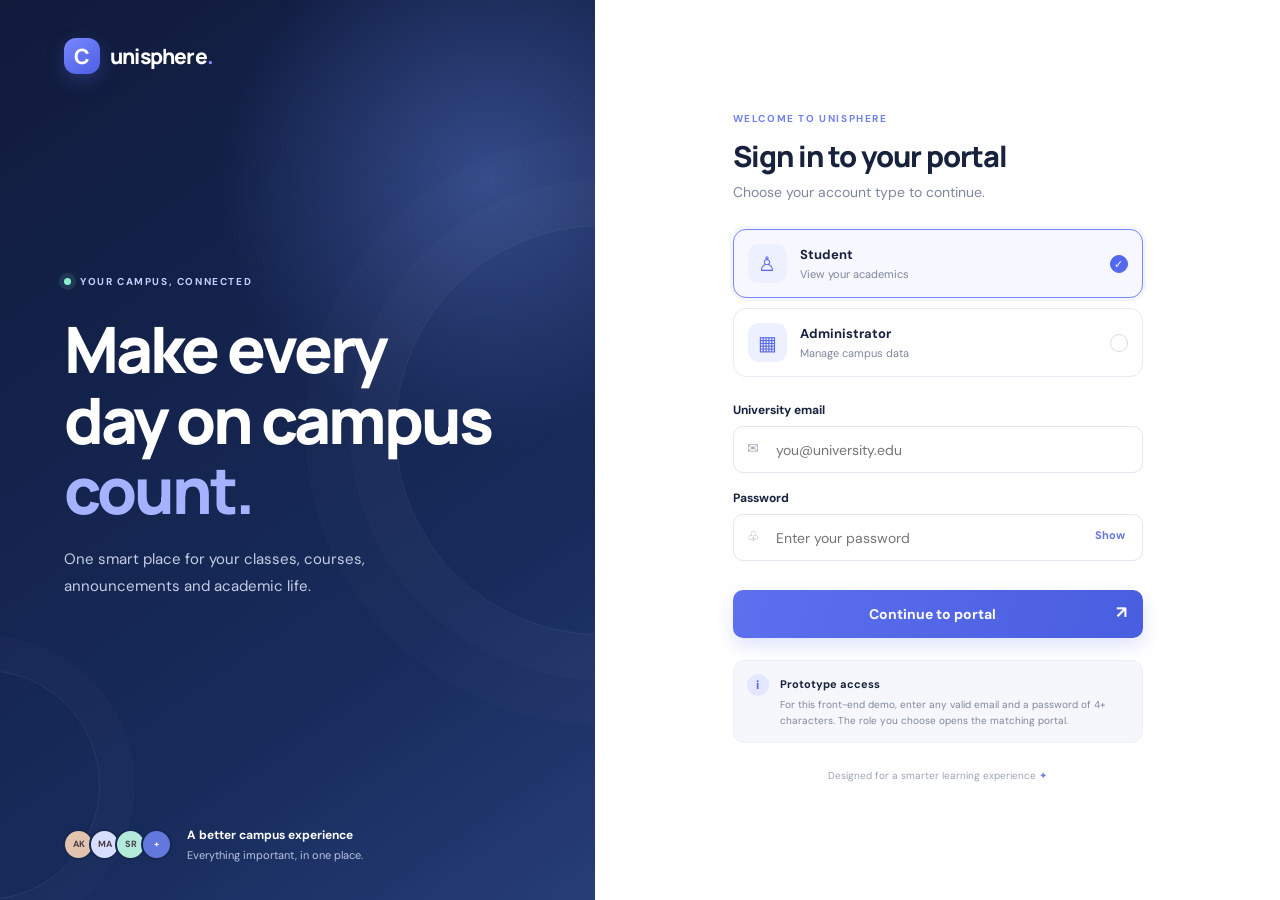
<file: index.html>
<!DOCTYPE html>
<html lang="en">
<head>
  <meta charset="UTF-8"><meta name="viewport" content="width=device-width, initial-scale=1.0">
  <meta name="theme-color" content="#101b3d"><title>UniSphere | Smart Campus Portal</title>
  <link rel="preconnect" href="https://fonts.googleapis.com"><link rel="preconnect" href="https://fonts.gstatic.com" crossorigin>
  <link href="https://fonts.googleapis.com/css2?family=DM+Sans:wght@400;500;600;700&family=Manrope:wght@400;500;600;700;800&display=swap" rel="stylesheet">
  <link rel="stylesheet" href="css/style.css">
</head>
<body class="login-page">
  <main class="login-shell">
    <section class="login-showcase">
      <div class="brand brand-light"><span class="brand-mark">C</span><span>unisphere<span class="brand-dot">.</span></span></div>
      <div class="showcase-copy"><span class="eyebrow"><span class="eyebrow-dot"></span> YOUR CAMPUS, CONNECTED</span><h1>Make every<br>day on campus<br><span>count.</span></h1><p>One smart place for your classes, courses, announcements and academic life.</p></div>
      <div class="showcase-bottom"><div class="avatar-stack"><span>AK</span><span>MA</span><span>SR</span><span>+</span></div><div><strong>A better campus experience</strong><small>Everything important, in one place.</small></div></div>
      <div class="decor decor-one"></div><div class="decor decor-two"></div>
    </section>
    <section class="login-panel">
      <div class="mobile-brand brand"><span class="brand-mark">C</span><span>unisphere<span class="brand-dot">.</span></span></div>
      <div class="login-card">
        <div class="login-heading"><span class="small-label">WELCOME TO UNISPHERE</span><h2>Sign in to your portal</h2><p>Choose your account type to continue.</p></div>
        <div class="role-switch" role="group" aria-label="Choose portal role"><button type="button" class="role-option active" data-role="student"><span class="role-icon">♙</span><span><strong>Student</strong><small>View your academics</small></span><span class="role-check">✓</span></button><button type="button" class="role-option" data-role="admin"><span class="role-icon">▦</span><span><strong>Administrator</strong><small>Manage campus data</small></span><span class="role-check">✓</span></button></div>
        <form id="loginForm" class="login-form" novalidate><label for="email">University email</label><div class="field-wrap"><span class="field-icon">✉</span><input id="email" name="email" type="email" placeholder="you@university.edu" autocomplete="email" required></div><label for="password">Password</label><div class="field-wrap"><span class="field-icon">♧</span><input id="password" name="password" type="password" placeholder="Enter your password" autocomplete="current-password" required><button class="password-toggle" type="button" id="togglePassword" aria-label="Show password">Show</button></div><p class="field-error" id="loginError" role="alert"></p><button class="btn btn-primary btn-full" type="submit">Continue to portal <span>↗</span></button></form>
        <div class="demo-note"><span class="demo-lock">i</span><div><strong>Prototype access</strong><p>For this front-end demo, enter any valid email and a password of 4+ characters. The role you choose opens the matching portal.</p></div></div>
        <p class="login-footer">Designed for a smarter learning experience <span>✦</span></p>
      </div>
    </section>
  </main><script src="js/login.js"></script>
</body></html>
</file>
<file: css/style.css>
:root{--navy:#111d42;--navy2:#1b2b59;--blue:#5269ed;--blue2:#6f82ff;--ink:#18223c;--muted:#7d879e;--line:#e8ebf3;--bg:#f5f7fc;--white:#fff;--mint:#dff7ed;--green:#14835e;--amber:#fff1d7;--red:#d95757;--shadow:0 14px 40px rgba(24,37,78,.07);--radius:18px}*{box-sizing:border-box}html{scroll-behavior:smooth}body{margin:0;background:var(--bg);color:var(--ink);font-family:'DM Sans',sans-serif;font-size:14px}button,input,select,textarea{font:inherit}button{cursor:pointer}a{color:inherit;text-decoration:none}.brand{display:flex;align-items:center;gap:10px;font:800 21px Manrope,sans-serif;letter-spacing:-.8px}.brand-mark{display:grid;place-items:center;width:36px;height:36px;border-radius:12px;background:linear-gradient(145deg,#7888ff,#4c5fe3);color:#fff;font-size:21px;box-shadow:0 6px 18px #6676ee44}.brand-dot{color:#7c8aff}.login-page{background:#fff;min-height:100vh}.login-shell{min-height:100vh;display:grid;grid-template-columns:minmax(350px, .93fr) 1.07fr}.login-showcase{position:relative;overflow:hidden;background:radial-gradient(circle at 82% 20%,#344b89 0,transparent 31%),linear-gradient(145deg,#101a3b,#172b5b 70%,#263d76);padding:38px clamp(30px,5vw,76px);color:white;display:flex;flex-direction:column;justify-content:space-between;min-height:700px}.brand-light{position:relative;z-index:2}.showcase-copy{position:relative;z-index:2;margin:55px 0 70px}.eyebrow,.small-label{font-size:10px;font-weight:700;letter-spacing:1.6px}.eyebrow{display:inline-flex;align-items:center;gap:9px;color:#c3d0ff}.eyebrow-dot{width:7px;height:7px;background:#8cf0d0;border-radius:50%;box-shadow:0 0 0 5px #8cf0d01c}.showcase-copy h1{font:800 clamp(43px,5vw,68px)/1.1 Manrope,sans-serif;letter-spacing:-3px;margin:25px 0 20px}.showcase-copy h1 span{color:#a4b2ff}.showcase-copy p{color:#c4cde4;max-width:340px;line-height:1.8;font-size:15px}.showcase-bottom{position:relative;z-index:2;display:flex;align-items:center;gap:15px;color:#fff}.showcase-bottom strong,.showcase-bottom small{display:block}.showcase-bottom strong{font-size:12px}.showcase-bottom small{color:#b8c4e2;margin-top:5px;font-size:11px}.avatar-stack{display:flex;padding-left:4px}.avatar-stack span{display:grid;place-items:center;width:31px;height:31px;border-radius:50%;border:2px solid #172752;background:#e2c4ae;color:#493b48;font-size:9px;font-weight:700;margin-left:-5px}.avatar-stack span:nth-child(2){background:#d7dffc}.avatar-stack span:nth-child(3){background:#b4eadb}.avatar-stack span:nth-child(4){background:#6378dd;color:#fff}.decor{position:absolute;border:1px solid #ffffff12;border-radius:50%;pointer-events:none}.decor-one{width:410px;height:410px;right:-210px;top:25%;box-shadow:0 0 0 45px #ffffff04,0 0 0 90px #ffffff03}.decor-two{width:230px;height:230px;left:-130px;bottom:0;box-shadow:0 0 0 35px #ffffff04}.login-panel{display:flex;align-items:center;justify-content:center;padding:45px 30px}.login-card{width:100%;max-width:410px}.mobile-brand{display:none}.login-heading{margin-bottom:28px}.small-label{color:#7181eb}.login-heading h2{font:800 29px/1.25 Manrope,sans-serif;letter-spacing:-1px;margin:12px 0 9px}.login-heading p{color:var(--muted);margin:0}.role-switch{display:grid;gap:10px;margin-bottom:25px}.role-option{border:1px solid var(--line);border-radius:13px;background:#fff;padding:14px;display:flex;align-items:center;gap:13px;text-align:left;color:var(--ink);transition:.2s}.role-option.active{border-color:#7887ff;background:#f6f7ff;box-shadow:0 0 0 3px #7787ff14}.role-icon{width:39px;height:39px;display:grid;place-items:center;background:#edf0ff;color:#5869e7;border-radius:11px;font-size:20px}.role-option strong,.role-option small{display:block}.role-option strong{font-size:13px}.role-option small{font-size:11px;color:var(--muted);margin-top:4px}.role-check{margin-left:auto;width:18px;height:18px;border:1px solid #d7dceb;border-radius:50%;display:grid;place-items:center;color:transparent;font-size:11px}.role-option.active .role-check{background:var(--blue);border-color:var(--blue);color:#fff}.login-form label{display:block;font-weight:700;font-size:12px;margin:17px 0 8px}.field-wrap{position:relative}.field-wrap input{width:100%;height:47px;border:1px solid #e2e6ef;border-radius:10px;background:#fff;padding:0 65px 0 42px;outline:none;color:var(--ink);transition:.2s}.field-wrap input:focus{border-color:#8490ff;box-shadow:0 0 0 3px #6478f219}.field-icon{position:absolute;left:14px;top:13px;color:#9aa4b9}.password-toggle{position:absolute;right:12px;top:13px;border:0;background:none;color:#6875db;font-size:11px;font-weight:700}.btn{border:0;border-radius:10px;padding:12px 16px;font-weight:700;transition:transform .18s,box-shadow .18s}.btn:hover{transform:translateY(-1px)}.btn-primary{color:white;background:linear-gradient(110deg,#5d70ee,#495de0);box-shadow:0 8px 18px #5267e52e}.btn-primary span{float:right;font-size:17px;line-height:14px}.btn-full{width:100%;margin-top:22px;height:48px}.field-error{color:#c54848;font-size:11px;min-height:0;margin:7px 0 0}.demo-note{display:flex;gap:11px;background:#f5f7fc;border:1px solid #edf0f7;border-radius:11px;padding:13px;margin-top:22px}.demo-lock{flex:none;display:grid;place-items:center;border-radius:50%;width:22px;height:22px;background:#e3e8ff;color:#5365e5;font-weight:700;font-size:12px}.demo-note strong{font-size:11px}.demo-note p{font-size:10px;line-height:1.6;color:var(--muted);margin:5px 0 0}.login-footer{text-align:center;color:#9ba3b5;font-size:10px;margin-top:26px}.login-footer span{color:#7181eb}
/* Dashboard shell */
.app-shell{min-height:100vh;display:grid;grid-template-columns:248px minmax(0,1fr)}.sidebar{background:var(--navy);color:#fff;min-height:100vh;position:sticky;top:0;height:100vh;padding:25px 16px;display:flex;flex-direction:column;z-index:5}.sidebar .brand{padding:0 12px 32px}.sidebar .brand-mark{background:linear-gradient(145deg,#8492ff,#596ce8)}.side-label{font-size:9px;letter-spacing:1.5px;font-weight:700;color:#7785ae;padding:0 14px;margin:7px 0 12px}.side-nav{display:grid;gap:5px}.nav-link{display:flex;align-items:center;gap:13px;color:#aeb9d6;border:0;background:transparent;text-align:left;border-radius:10px;padding:12px 14px;font-size:12px;font-weight:600;width:100%;transition:.2s}.nav-link:hover{color:white;background:#ffffff0b}.nav-link.active{background:linear-gradient(100deg,#596ce9,#495bd0);color:white;box-shadow:0 8px 20px #07102b33}.nav-icon{width:19px;text-align:center;font-size:16px}.nav-count{margin-left:auto;background:#efb55d;color:#352b18;border-radius:6px;padding:3px 6px;font-size:9px}.sidebar-spacer{flex:1}.help-card{margin:15px 4px 18px;padding:15px;border:1px solid #ffffff15;background:#ffffff08;border-radius:13px}.help-symbol{width:28px;height:28px;border-radius:9px;background:#334579;display:grid;place-items:center;color:#c6d0ff;margin-bottom:10px}.help-card strong{font-size:11px}.help-card p{font-size:10px;color:#9fadd0;line-height:1.6;margin:6px 0 11px}.help-card button{border:0;background:none;padding:0;color:#c1caff;font-size:10px;font-weight:700}.sidebar-profile{border-top:1px solid #ffffff15;padding:17px 8px 0;display:flex;align-items:center;gap:10px}.user-avatar{width:36px;height:36px;border-radius:12px;background:#dce5ff;color:#4e5fc3;display:grid;place-items:center;font-weight:800;font-size:11px;flex:none}.sidebar-profile strong,.sidebar-profile small{display:block}.sidebar-profile strong{font-size:11px}.sidebar-profile small{font-size:10px;color:#9ba9ca;margin-top:4px}.profile-more{margin-left:auto;color:#8f9ec1}.main-area{min-width:0}.topbar{height:78px;background:#fff;border-bottom:1px solid var(--line);display:flex;align-items:center;justify-content:space-between;padding:0 clamp(20px,3vw,42px);gap:20px}.crumbs{font-size:11px;color:#9aa3b7}.crumbs strong{color:#293654}.topbar-actions{display:flex;align-items:center;gap:12px}.top-icon{width:37px;height:37px;border:1px solid var(--line);border-radius:11px;background:#fff;color:#6d7894;display:grid;place-items:center;font-size:16px;position:relative}.notify-dot{position:absolute;width:6px;height:6px;background:#ed7777;border:1px solid white;border-radius:50%;right:8px;top:7px}.top-user{display:flex;align-items:center;gap:9px;margin-left:5px}.top-user .user-avatar{width:34px;height:34px;border-radius:50%}.top-user strong,.top-user small{display:block}.top-user strong{font-size:11px}.top-user small{font-size:10px;color:var(--muted);margin-top:3px}.mobile-menu{display:none}.content{max-width:1600px;margin:auto;padding:30px clamp(20px,3vw,42px) 45px}.welcome-row{display:flex;align-items:flex-start;justify-content:space-between;gap:20px;margin-bottom:26px}.welcome-row h1{font:800 26px/1.3 Manrope,sans-serif;letter-spacing:-.9px;margin:0 0 7px}.welcome-row p{margin:0;color:var(--muted);font-size:12px}.welcome-row .btn{font-size:11px;white-space:nowrap}.hero-banner{position:relative;overflow:hidden;background:linear-gradient(105deg,#253b80,#5269de 65%,#7381f3);color:white;border-radius:18px;padding:25px 29px;display:flex;justify-content:space-between;align-items:center;min-height:165px;margin-bottom:24px;box-shadow:0 12px 28px #354bb51c}.hero-copy{position:relative;z-index:2;max-width:550px}.hero-kicker{font-size:9px;font-weight:700;letter-spacing:1.5px;color:#cbd5ff}.hero-banner h2{font:800 23px/1.3 Manrope,sans-serif;margin:11px 0 7px;letter-spacing:-.6px}.hero-banner p{color:#e0e5ff;font-size:11px;line-height:1.7;margin:0;max-width:460px}.hero-banner .btn{margin-top:17px;background:#fff;color:#4357cf;font-size:10px;padding:10px 14px}.hero-art{position:relative;width:200px;height:130px;flex:none;margin-right:22px}.art-circle{position:absolute;border:1px solid #ffffff35;border-radius:50%;width:130px;height:130px;right:22px;top:0;box-shadow:0 0 0 17px #ffffff08,0 0 0 34px #ffffff06}.art-card{position:absolute;width:120px;height:77px;border-radius:10px;background:#ffffffed;box-shadow:0 10px 20px #15245a33;right:22px;top:27px;transform:rotate(-7deg);padding:12px;color:#293a79}.art-card .art-lines{height:5px;width:55px;border-radius:5px;background:#dbe2ff;margin:7px 0}.art-card .art-lines.short{width:35px}.art-check{position:absolute;right:0;bottom:8px;background:#d9f8e9;color:#16815c;border-radius:10px;padding:11px 13px;font-size:19px;box-shadow:0 8px 18px #16265a22}.stats-grid{display:grid;grid-template-columns:repeat(4,minmax(0,1fr));gap:15px;margin-bottom:24px}.stat-card{background:#fff;border:1px solid #edf0f6;border-radius:15px;padding:18px 19px;min-width:0}.stat-top{display:flex;align-items:center;justify-content:space-between;margin-bottom:17px}.stat-icon{width:37px;height:37px;border-radius:11px;display:grid;place-items:center;font-size:17px}.icon-violet{background:#efedff;color:#6d60d9}.icon-green{background:#e2f8ef;color:#24966e}.icon-orange{background:#fff0df;color:#dc9343}.icon-blue{background:#e7efff;color:#4e79df}.stat-trend{font-size:9px;color:#22976c;background:#e8f8f1;padding:5px 7px;border-radius:6px}.stat-label{font-size:10px;color:var(--muted);font-weight:600}.stat-value{font:800 25px Manrope,sans-serif;letter-spacing:-.7px;margin:7px 0 5px}.stat-foot{font-size:9px;color:#9aa3b6}.stat-foot strong{color:#27966e}.dashboard-grid{display:grid;grid-template-columns:minmax(0,1.45fr) minmax(270px,.85fr);gap:20px;align-items:start}.panel{background:#fff;border:1px solid #edf0f6;border-radius:16px;padding:20px;margin-bottom:20px;min-width:0}.panel-heading{display:flex;align-items:center;justify-content:space-between;gap:12px;margin-bottom:17px}.panel-heading h3{font:800 14px Manrope,sans-serif;margin:0;letter-spacing:-.3px}.panel-heading p{font-size:10px;color:var(--muted);margin:5px 0 0}.text-link{border:0;background:none;color:#566be5;font-weight:700;font-size:10px;white-space:nowrap}.course-grid{display:grid;grid-template-columns:repeat(2,minmax(0,1fr));gap:12px}.course-card{border:1px solid #edf0f6;border-radius:13px;padding:15px;transition:.2s;min-width:0}.course-card:hover{border-color:#cfd5ff;transform:translateY(-2px);box-shadow:0 8px 18px #26356c0a}.course-card-top{display:flex;align-items:center;justify-content:space-between;gap:8px}.course-badge{font-size:9px;font-weight:700;letter-spacing:.3px;padding:6px 8px;background:#eef0ff;color:#5869d8;border-radius:6px}.status-pill{font-size:9px;color:#16835d;background:#e6f8f0;padding:5px 7px;border-radius:6px;white-space:nowrap}.status-pill.completed{color:#65708a;background:#f0f2f7}.course-card h4{font:700 13px Manrope,sans-serif;margin:14px 0 7px}.course-card p{font-size:10px;color:var(--muted);margin:0 0 14px}.course-meta{display:flex;gap:12px;border-top:1px solid #f0f2f7;padding-top:11px;color:#7e89a2;font-size:9px}.course-meta span{display:flex;align-items:center;gap:5px}.filter-row{display:flex;gap:8px;flex-wrap:wrap;margin-bottom:14px}.input-control{height:38px;min-width:0;border:1px solid #e6e9f2;border-radius:9px;padding:0 11px;background:#fff;color:#3b4662;outline:none;font-size:11px}.input-control:focus{border-color:#8793ff;box-shadow:0 0 0 3px #6577ee14}.search-control{flex:1;min-width:145px}.timetable{width:100%;border-collapse:collapse;min-width:500px}.table-scroll{overflow-x:auto}.timetable th{text-align:left;color:#9aa3b7;font-size:9px;letter-spacing:.5px;font-weight:700;padding:0 12px 12px;border-bottom:1px solid #eef0f6}.timetable td{padding:13px 12px;border-bottom:1px solid #f0f2f7;font-size:10px;color:#67728b;white-space:nowrap}.timetable tr:last-child td{border-bottom:0}.timetable td strong{display:block;color:#2b3654;font-size:10px;margin-bottom:4px}.day-tag{display:inline-block;background:#f0f2ff;color:#586be0;padding:6px 8px;border-radius:6px;font-size:9px}.announcement-list{display:grid;gap:14px}.announcement-item{display:flex;gap:11px;padding-bottom:14px;border-bottom:1px solid #f0f2f7}.announcement-item:last-child{border-bottom:0;padding-bottom:0}.announcement-symbol{width:35px;height:35px;border-radius:10px;background:#f0f1ff;color:#6775e5;display:grid;place-items:center;flex:none;font-size:16px}.announcement-item h4{font-size:11px;margin:1px 0 5px}.announcement-item p{font-size:10px;line-height:1.6;color:var(--muted);margin:0 0 6px}.announcement-date{font-size:9px;color:#a0a8ba}.category-tag{font-size:8px;text-transform:uppercase;letter-spacing:.5px;font-weight:700;color:#a16b20;background:#fff3df;border-radius:5px;padding:4px 6px;margin-left:6px}.task-list{display:grid;gap:10px}.task-item{display:flex;align-items:center;gap:10px;border:1px solid #edf0f6;border-radius:11px;padding:11px}.task-check{width:17px;height:17px;border:1.5px solid #cbd2e2;border-radius:5px;display:grid;place-items:center;color:white;background:white;flex:none;padding:0}.task-item.done .task-check{background:#4eaf8a;border-color:#4eaf8a}.task-item.done .task-check:after{content:'✓';font-size:10px}.task-info{flex:1;min-width:0}.task-info strong{font-size:10px;display:block;white-space:nowrap;overflow:hidden;text-overflow:ellipsis}.task-info small{display:block;font-size:9px;color:var(--muted);margin-top:4px}.priority{font-size:8px;border-radius:5px;padding:5px 6px;background:#fff0e9;color:#cf744a}.priority.Low{background:#e5f8ef;color:#27815e}.priority.Medium{background:#fff4d9;color:#ac8128}.task-item.done .task-info strong{text-decoration:line-through;color:#a1a9b8}.empty-state{font-size:11px;color:var(--muted);text-align:center;padding:25px 10px}.section-page{display:none}.section-page.active{display:block}.section-intro{margin-bottom:22px}.section-intro h2{font:800 22px Manrope,sans-serif;margin:0 0 7px;letter-spacing:-.7px}.section-intro p{color:var(--muted);font-size:11px;margin:0}.form-grid{display:grid;grid-template-columns:repeat(2,minmax(0,1fr));gap:14px}.form-field label{display:block;font-size:10px;font-weight:700;margin-bottom:7px}.form-field .input-control{width:100%;height:42px}.form-field.full{grid-column:1/-1}.form-field textarea.input-control{height:90px;padding-top:10px;resize:vertical}.form-actions{display:flex;justify-content:flex-end;gap:9px;margin-top:18px}.btn-secondary{background:#f1f3f9;color:#58637e}.admin-action{display:flex;gap:6px}.mini-btn{border:1px solid #e7eaf3;border-radius:7px;padding:6px 8px;background:#fff;color:#596783;font-size:9px}.mini-btn.danger{color:#d15e5e}.notice{padding:11px 13px;background:#eef8f4;color:#237f61;border:1px solid #d8f0e6;border-radius:9px;font-size:11px;margin-bottom:15px}.notice.error{background:#fff1f1;color:#b54c4c;border-color:#f8dddd}.footer-note{text-align:center;color:#a2aabd;font-size:9px;padding:15px}.toast{position:fixed;bottom:22px;right:22px;z-index:20;background:#17264d;color:white;border-radius:11px;padding:13px 17px;box-shadow:var(--shadow);font-size:11px;animation:slideup .25s ease;max-width:calc(100vw - 40px)}@keyframes slideup{from{transform:translateY(12px);opacity:0}to{transform:translateY(0);opacity:1}}body.dark{--bg:#10172a;--ink:#edf1ff;--white:#182139;--line:#29334b;--muted:#9ca9c4;--shadow:0 14px 40px #0002}body.dark .topbar,body.dark .panel,body.dark .stat-card,body.dark .course-card,body.dark .task-item,body.dark .input-control,body.dark .mini-btn{background:#182139;border-color:#29334b;color:#e4e9fa}body.dark .crumbs strong,body.dark .course-meta,body.dark .timetable td,body.dark .course-card h4,body.dark .announcement-item h4,body.dark .task-info strong,body.dark .timetable td strong{color:#e2e8ff}body.dark .timetable td,body.dark .announcement-item p{color:#9daac5}body.dark .timetable td,body.dark .announcement-item,body.dark .course-meta{border-color:#29334b}body.dark .welcome-row p,body.dark .stat-foot{color:#a0abc3}body.dark .text-link{color:#9caaff}body.dark .input-control{background:#131b30}body.dark .panel-heading h3{color:#eef2ff}body.dark .course-badge,body.dark .day-tag{background:#293354;color:#bfc9ff}
@media(max-width:1100px){.app-shell{grid-template-columns:215px minmax(0,1fr)}.sidebar{padding-inline:12px}.stats-grid{grid-template-columns:repeat(2,minmax(0,1fr))}.hero-art{margin-right:0}.dashboard-grid{grid-template-columns:minmax(0,1.2fr) minmax(245px,.8fr)}}@media(max-width:850px){.app-shell{grid-template-columns:1fr}.sidebar{position:fixed;left:-260px;width:248px;transition:left .25s;box-shadow:12px 0 35px #0002}.sidebar.open{left:0}.mobile-menu{display:grid}.topbar{height:68px}.dashboard-grid{grid-template-columns:1fr}.login-shell{grid-template-columns:.8fr 1.2fr}.login-showcase{padding:30px}.showcase-copy h1{font-size:48px}.hero-art{transform:scale(.8);transform-origin:right center;margin-left:-25px}}@media(max-width:600px){.login-shell{grid-template-columns:1fr;min-height:100vh;background:#f6f8fd}.login-showcase{display:flex;min-height:0;height:auto;padding:22px 23px 28px;border-radius:0 0 28px 28px;box-shadow:0 14px 35px #17265320}.brand{font-size:20px}.brand-mark{width:35px;height:35px}.showcase-copy{margin:38px 0 14px}.showcase-copy h1{font-size:clamp(38px,10vw,47px);line-height:1.08;letter-spacing:-2px;margin:17px 0 13px}.showcase-copy p{font-size:13px;line-height:1.65;max-width:310px;margin-bottom:0}.eyebrow{font-size:9px;letter-spacing:1.3px}.showcase-bottom{display:none}.decor-one{width:290px;height:290px;right:-190px;top:20%}.decor-two{width:160px;height:160px;left:-110px;bottom:-80px}.login-panel{padding:30px 20px 36px;align-items:flex-start}.mobile-brand{display:none}.login-card{max-width:430px;margin:0 auto;background:#fff;border:1px solid #e9edf6;border-radius:20px;padding:23px 20px;box-shadow:0 14px 38px #1d2b5310}.login-heading{margin-bottom:20px}.login-heading h2{font-size:24px}.role-switch{gap:8px;margin-bottom:20px}.role-option{padding:12px}.field-wrap input{height:46px}.demo-note{margin-top:18px}.login-footer{margin-top:18px}.content{padding:22px 15px 35px}.topbar{padding:0 15px}.top-user>div:not(.user-avatar){display:none}.welcome-row{display:block}.welcome-row h1{font-size:23px}.welcome-row .btn{margin-top:15px}.hero-banner{padding:22px 20px;min-height:0}.hero-banner h2{font-size:19px}.hero-art{display:none}.stats-grid{gap:10px}.stat-card{padding:14px}.stat-value{font-size:22px}.course-grid{grid-template-columns:1fr}.panel{padding:16px}.panel-heading h3{font-size:13px}.form-grid{grid-template-columns:1fr}.form-field.full{grid-column:auto}.topbar-actions{gap:7px}.crumbs{font-size:10px}.top-icon{width:34px;height:34px}.sidebar{height:100dvh}.section-intro h2{font-size:20px}}@media(prefers-reduced-motion:reduce){*,*:before,*:after{scroll-behavior:auto!important;animation:none!important;transition:none!important}}
/* Assignments and quizzes */
.assessment-list{display:grid;gap:12px}.assessment-card{display:flex;gap:14px;align-items:flex-start;border:1px solid #edf0f6;border-radius:14px;padding:16px;background:#fff}.assessment-icon{width:42px;height:42px;flex:none;border-radius:12px;display:grid;place-items:center;background:#eef0ff;color:#5869df;font-size:19px;font-weight:800}.quiz-icon{background:#e3f8ef;color:#17835f}.assessment-body{flex:1;min-width:0}.assessment-body h4{font:800 13px Manrope,sans-serif;margin:9px 0 6px}.assessment-body p{font-size:11px;color:var(--muted);line-height:1.65;margin:0 0 10px}.assessment-tags{display:flex;align-items:center;gap:8px;flex-wrap:wrap}.assessment-tags .category-tag{margin:0}.assessment-due{font-size:10px;color:#8993a9}.assessment-body .btn{font-size:10px;padding:9px 12px}.assessment-body .btn:disabled{opacity:.8;cursor:default}.quiz-question{font-weight:700!important;color:var(--ink)!important;margin-top:12px!important}.quiz-option{display:flex;gap:9px;align-items:center;border:1px solid #edf0f6;border-radius:9px;padding:10px 12px;margin:7px 0;font-size:11px;color:#5f6b84;cursor:pointer}.quiz-option:has(input:checked){border-color:#7e8bfa;background:#f5f6ff}.quiz-option input{accent-color:#5869e7}body.dark .assessment-card,body.dark .quiz-option{background:#182139;border-color:#29334b}body.dark .assessment-body h4,body.dark .quiz-question{color:#eef2ff!important}
</file>
